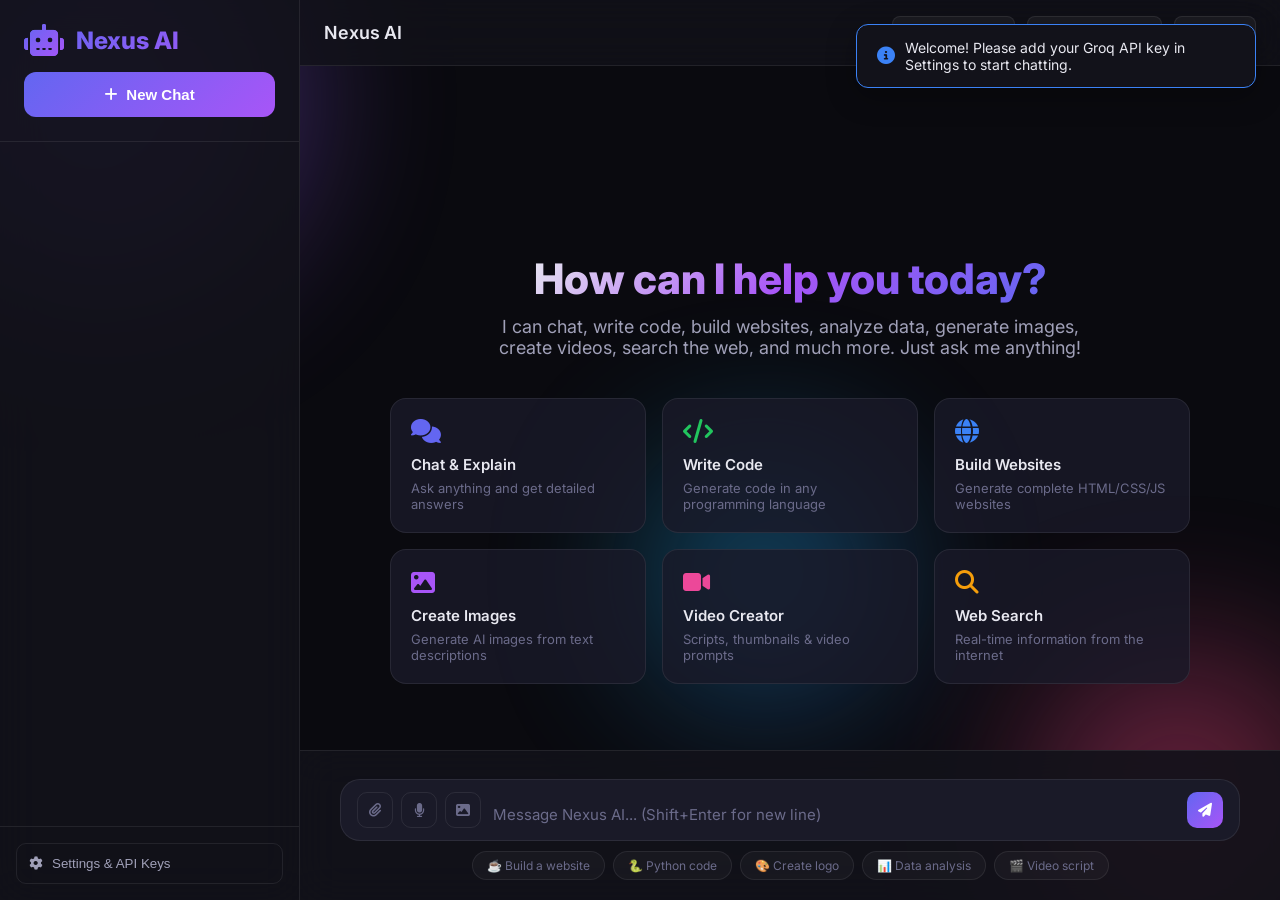
<file: index.html>
<!DOCTYPE html>
<html lang="en">
<head>
    <meta charset="UTF-8">
    <meta name="viewport" content="width=device-width, initial-scale=1.0">
    <title>Nexus AI - Your Ultimate AI Assistant</title>
    <link href="https://cdnjs.cloudflare.com/ajax/libs/font-awesome/6.5.1/css/all.min.css" rel="stylesheet">
    <link href="https://fonts.googleapis.com/css2?family=Inter:wght@300;400;500;600;700;800;900&family=JetBrains+Mono:wght@400;500&display=swap" rel="stylesheet">
    <link rel="stylesheet" href="style.css">
</head>
<body>
    <!-- Background Animation -->
    <div class="bg-animation">
        <div class="orb orb-1"></div>
        <div class="orb orb-2"></div>
        <div class="orb orb-3"></div>
    </div>

    <!-- Toast Container -->
    <div class="toast-container" id="toastContainer"></div>

    <!-- App Container -->
    <div class="app-container">
        <!-- Sidebar -->
        <aside class="sidebar" id="sidebar">
            <div class="sidebar-header">
                <div class="logo">
                    <i class="fas fa-robot"></i>
                    <span>Nexus AI</span>
                </div>
                <button class="new-chat-btn" onclick="startNewChat()">
                    <i class="fas fa-plus"></i>
                    New Chat
                </button>
            </div>
            <div class="chat-history" id="chatHistory">
                <!-- Chat history items will be added here -->
            </div>
            <div class="sidebar-footer">
                <button class="settings-btn" onclick="openSettings()">
                    <i class="fas fa-cog"></i>
                    Settings & API Keys
                </button>
            </div>
        </aside>

        <!-- Main Content -->
        <main class="main-content">
            <!-- Header -->
            <header class="header">
                <div style="display: flex; align-items: center; gap: 12px;">
                    <button class="menu-toggle" id="menuToggle" onclick="toggleSidebar()">
                        <i class="fas fa-bars"></i>
                    </button>
                    <div class="header-title" id="headerTitle">Nexus AI</div>
                </div>
                <div class="header-actions">
                    <button class="header-btn" id="agentBtn" onclick="toggleAgentMode()">
                        <i class="fas fa-brain"></i>
                        Agent Mode
                    </button>
                    <button class="header-btn" onclick="openVideoCreator()">
                        <i class="fas fa-video"></i>
                        Video Creator
                    </button>
                    <button class="header-btn" onclick="clearChat()">
                        <i class="fas fa-trash"></i>
                        Clear
                    </button>
                </div>
            </header>

            <!-- Chat Area -->
            <div class="chat-area" id="chatArea">
                <!-- Welcome Screen -->
                <div class="welcome-screen" id="welcomeScreen">
                    <div class="welcome-icon">
                        <i class="fas fa-sparkles"></i>
                    </div>
                    <h1 class="welcome-title">How can I help you today?</h1>
                    <p class="welcome-subtitle">
                        I can chat, write code, build websites, analyze data, generate images, 
                        create videos, search the web, and much more. Just ask me anything!
                    </p>
                    <div class="feature-grid">
                        <div class="feature-card" onclick="sendQuickPrompt('Explain quantum physics in simple terms')">
                            <i class="fas fa-comments" style="color: #6366f1;"></i>
                            <h3>Chat & Explain</h3>
                            <p>Ask anything and get detailed answers</p>
                        </div>
                        <div class="feature-card" onclick="sendQuickPrompt('Write a Python script to calculate fibonacci numbers')">
                            <i class="fas fa-code" style="color: #22c55e;"></i>
                            <h3>Write Code</h3>
                            <p>Generate code in any programming language</p>
                        </div>
                        <div class="feature-card" onclick="sendQuickPrompt('Create a portfolio website for a photographer')">
                            <i class="fas fa-globe" style="color: #3b82f6;"></i>
                            <h3>Build Websites</h3>
                            <p>Generate complete HTML/CSS/JS websites</p>
                        </div>
                        <div class="feature-card" onclick="sendQuickPrompt('Generate an image of a futuristic city at sunset')">
                            <i class="fas fa-image" style="color: #a855f7;"></i>
                            <h3>Create Images</h3>
                            <p>Generate AI images from text descriptions</p>
                        </div>
                        <div class="feature-card" onclick="sendQuickPrompt('Create a YouTube video about AI technology with script and thumbnail')">
                            <i class="fas fa-video" style="color: #ec4899;"></i>
                            <h3>Video Creator</h3>
                            <p>Scripts, thumbnails & video prompts</p>
                        </div>
                        <div class="feature-card" onclick="sendQuickPrompt('Search the web for latest AI news and summarize')">
                            <i class="fas fa-search" style="color: #f59e0b;"></i>
                            <h3>Web Search</h3>
                            <p>Real-time information from the internet</p>
                        </div>
                    </div>
                </div>

                <!-- Messages Container -->
                <div class="messages-container" id="messagesContainer"></div>

                <!-- Typing Indicator -->
                <div class="typing-indicator" id="typingIndicator">
                    <div class="message-avatar">
                        <i class="fas fa-robot"></i>
                    </div>
                    <div>
                        <div class="typing-dots">
                            <span></span>
                            <span></span>
                            <span></span>
                        </div>
                        <div class="typing-text" id="typingText">Nexus is thinking...</div>
                    </div>
                </div>
            </div>

            <!-- Input Area -->
            <div class="input-area">
                <div class="input-container">
                    <div id="filePreview" style="margin-bottom: 8px;"></div>
                    <div class="input-wrapper" id="inputWrapper">
                        <div class="drop-zone" id="dropZone">
                            <i class="fas fa-cloud-upload-alt"></i>
                            <p>Drop files here to upload</p>
                        </div>
                        <div class="input-actions">
                            <button class="input-action-btn" onclick="document.getElementById('fileInput').click()" title="Upload file">
                                <i class="fas fa-paperclip"></i>
                            </button>
                            <input type="file" id="fileInput" style="display: none;" onchange="handleFileUpload(event)" accept=".txt,.pdf,.csv,.json,.png,.jpg,.jpeg,.webp">
                            <button class="input-action-btn" id="voiceBtn" onclick="toggleVoiceInput()" title="Voice input">
                                <i class="fas fa-microphone"></i>
                            </button>
                            <button class="input-action-btn" onclick="sendQuickPrompt('Generate an image of ')" title="Generate image">
                                <i class="fas fa-image"></i>
                            </button>
                        </div>
                        <textarea 
                            id="messageInput" 
                            placeholder="Message Nexus AI... (Shift+Enter for new line)"
                            rows="1"
                            oninput="autoResize(this)"
                            onkeydown="handleKeyDown(event)"
                        ></textarea>
                        <button class="send-btn" id="sendBtn" onclick="sendMessage()">
                            <i class="fas fa-paper-plane"></i>
                        </button>
                    </div>
                    <div class="input-hints">
                        <span class="hint-chip" onclick="sendQuickPrompt('Create a complete website for a coffee shop')">☕ Build a website</span>
                        <span class="hint-chip" onclick="sendQuickPrompt('Write a Python data analysis script')">🐍 Python code</span>
                        <span class="hint-chip" onclick="sendQuickPrompt('Generate a professional logo SVG')">🎨 Create logo</span>
                        <span class="hint-chip" onclick="sendQuickPrompt('Analyze this data and create charts')">📊 Data analysis</span>
                        <span class="hint-chip" onclick="sendQuickPrompt('Create a YouTube video script about AI')">🎬 Video script</span>
                    </div>
                </div>
            </div>
        </main>
    </div>

    <!-- Settings Modal -->
    <div class="modal-overlay" id="settingsModal">
        <div class="modal">
            <div class="modal-header">
                <div class="modal-title">⚙️ Settings & API Keys</div>
                <button class="modal-close" onclick="closeSettings()">
                    <i class="fas fa-times"></i>
                </button>
            </div>
            <div class="modal-body">
                <div class="form-group">
                    <label class="form-label">🤖 Groq API Key (Required for Chat)</label>
                    <input type="password" class="form-input" id="groqKey" placeholder="gsk_...">
                    <p class="form-hint">Get your free key from <a href="https://console.groq.com" target="_blank" style="color: var(--accent-light);">console.groq.com</a>. Free tier: 1,500 requests/day!</p>
                </div>
                <div class="form-group">
                    <label class="form-label">🔍 Tavily API Key (Optional - Web Search)</label>
                    <input type="password" class="form-input" id="tavilyKey" placeholder="tvly-...">
                    <p class="form-hint">Get from <a href="https://tavily.com" target="_blank" style="color: var(--accent-light);">tavily.com</a> - 1,000 free searches/month</p>
                </div>
                <div class="form-group">
                    <label class="form-label">🌤️ OpenWeather API Key (Optional - Weather)</label>
                    <input type="password" class="form-input" id="weatherKey" placeholder="...">
                    <p class="form-hint">Get from <a href="https://openweathermap.org/api" target="_blank" style="color: var(--accent-light);">openweathermap.org</a> - Free tier available</p>
                </div>
                <div class="form-group">
                    <label class="form-label">📰 NewsData API Key (Optional - News)</label>
                    <input type="password" class="form-input" id="newsKey" placeholder="...">
                    <p class="form-hint">Get from <a href="https://newsdata.io" target="_blank" style="color: var(--accent-light);">newsdata.io</a> - Free tier available</p>
                </div>
                <div class="form-group">
                    <label class="form-label">🤗 Hugging Face Token (Optional - Advanced Models)</label>
                    <input type="password" class="form-input" id="hfKey" placeholder="hf_...">
                    <p class="form-hint">Get from <a href="https://huggingface.co/settings/tokens" target="_blank" style="color: var(--accent-light);">huggingface.co</a></p>
                </div>
                <button class="save-btn" onclick="saveSettings()">
                    <i class="fas fa-save"></i> Save Settings
                </button>
            </div>
        </div>
    </div>

    <!-- Video Creator Modal -->
    <div class="modal-overlay" id="videoModal">
        <div class="modal" style="max-width: 700px;">
            <div class="modal-header">
                <div class="modal-title">🎬 AI Video Creator</div>
                <button class="modal-close" onclick="closeVideoModal()">
                    <i class="fas fa-times"></i>
                </button>
            </div>
            <div class="modal-body">
                <div class="form-group">
                    <label class="form-label">Video Topic</label>
                    <input type="text" class="form-input" id="videoTopic" placeholder="e.g., 'The Future of AI in 2026'">
                </div>
                <div class="form-group">
                    <label class="form-label">Video Style</label>
                    <select class="form-input" id="videoStyle">
                        <option value="educational">Educational / Explainer</option>
                        <option value="entertainment">Entertainment / Fun</option>
                        <option value="tutorial">Tutorial / How-To</option>
                        <option value="news">News / Commentary</option>
                        <option value="story">Storytelling / Narrative</option>
                    </select>
                </div>
                <div class="form-group">
                    <label class="form-label">Target Duration</label>
                    <select class="form-input" id="videoDuration">
                        <option value="short">Short (1-3 min) - YouTube Shorts/TikTok</option>
                        <option value="medium" selected>Medium (5-10 min) - Standard YouTube</option>
                        <option value="long">Long (15-30 min) - Deep Dive</option>
                    </select>
                </div>
                <button class="save-btn" onclick="generateVideoContent()">
                    <i class="fas fa-magic"></i> Generate Complete Video Package
                </button>

                <div id="videoOutput" style="margin-top: 24px; display: none;">
                    <h3 style="margin-bottom: 16px; font-size: 18px;">📦 Your Video Package</h3>
                    <div class="video-steps" id="videoSteps"></div>
                </div>
            </div>
        </div>
    </div>

    <script src="script.js"></script>
</body>
</html>
</file>
<file: style.css>
:root {
            --bg-primary: #0a0a0f;
            --bg-secondary: #12121a;
            --bg-tertiary: #1a1a28;
            --bg-card: rgba(26, 26, 40, 0.8);
            --text-primary: #e8e8f0;
            --text-secondary: #a0a0b8;
            --text-muted: #6b6b8a;
            --accent: #6366f1;
            --accent-light: #818cf8;
            --accent-dark: #4f46e5;
            --success: #22c55e;
            --warning: #f59e0b;
            --error: #ef4444;
            --info: #3b82f6;
            --glass: rgba(160, 70, 70, 0.05);
            --glass-border: rgba(255, 255, 255, 0.08);
            --gradient-1: linear-gradient(135deg, #6366f1, #a855f7);
            --gradient-2: linear-gradient(135deg, #a855f7, #ec4899);
            --gradient-3: linear-gradient(135deg, #3b82f6, #06b6d4);
        }

        * {
            margin: 0;
            padding: 0;
            box-sizing: border-box;
        }

        body {
            font-family: 'Inter', sans-serif;
            background: var(--bg-primary);
            color: var(--text-primary);
            min-height: 100vh;
            overflow: hidden;
        }

        /* Animated Background */
        .bg-animation {
            position: fixed;
            top: 0;
            left: 0;
            width: 100%;
            height: 100%;
            z-index: 0;
            overflow: hidden;
        }

        .orb {
            position: absolute;
            border-radius: 50%;
            filter: blur(80px);
            opacity: 0.4;
            animation: float 20s infinite ease-in-out;
        }

        .orb-1 {
            width: 400px;
            height: 400px;
            background: linear-gradient(135deg, #6366f1, #a855f7);
            top: -100px;
            left: -100px;
            animation-delay: 0s;
        }

        .orb-2 {
            width: 300px;
            height: 300px;
            background: linear-gradient(135deg, #ec4899, #f43f5e);
            bottom: -50px;
            right: -50px;
            animation-delay: -5s;
        }

        .orb-3 {
            width: 250px;
            height: 250px;
            background: linear-gradient(135deg, #06b6d4, #3b82f6);
            top: 50%;
            left: 50%;
            animation-delay: -10s;
        }

        @keyframes float {
            0%, 100% { transform: translate(0, 0) scale(1); }
            25% { transform: translate(50px, -30px) scale(1.1); }
            50% { transform: translate(-30px, 50px) scale(0.9); }
            75% { transform: translate(20px, 20px) scale(1.05); }
        }

        /* Glassmorphism */
        .glass {
            background: var(--glass);
            backdrop-filter: blur(20px);
            -webkit-backdrop-filter: blur(20px);
            border: 1px solid var(--glass-border);
        }

        /* Layout */
        .app-container {
            position: relative;
            z-index: 1;
            display: flex;
            height: 100vh;
        }

        /* Sidebar */
        .sidebar {
            width: 300px;
            background: rgba(18, 18, 26, 0.9);
            backdrop-filter: blur(20px);
            border-right: 1px solid var(--glass-border);
            display: flex;
            flex-direction: column;
            transition: transform 0.3s ease;
        }

        .sidebar-header {
            padding: 24px;
            border-bottom: 1px solid var(--glass-border);
        }

        .logo {
            display: flex;
            align-items: center;
            gap: 12px;
            font-size: 24px;
            font-weight: 800;
            background: var(--gradient-1);
            -webkit-background-clip: text;
            -webkit-text-fill-color: transparent;
            background-clip: text;
        }

        .logo i {
            font-size: 32px;
            background: var(--gradient-1);
            -webkit-background-clip: text;
            -webkit-text-fill-color: transparent;
            animation: shimmer 3s infinite;
        }

        @keyframes shimmer {
            0% { filter: brightness(1); }
            50% { filter: brightness(1.3); }
            100% { filter: brightness(1); }
        }

        .new-chat-btn {
            width: 100%;
            padding: 14px;
            margin-top: 16px;
            background: var(--gradient-1);
            border: none;
            border-radius: 12px;
            color: white;
            font-size: 15px;
            font-weight: 600;
            cursor: pointer;
            display: flex;
            align-items: center;
            justify-content: center;
            gap: 8px;
            transition: all 0.3s ease;
        }

        .new-chat-btn:hover {
            transform: translateY(-2px);
            box-shadow: 0 8px 25px rgba(99, 102, 241, 0.4);
        }

        .chat-history {
            flex: 1;
            overflow-y: auto;
            padding: 16px;
        }

        .history-item {
            padding: 12px 16px;
            border-radius: 10px;
            cursor: pointer;
            display: flex;
            align-items: center;
            gap: 10px;
            margin-bottom: 4px;
            transition: all 0.2s ease;
            color: var(--text-secondary);
            font-size: 14px;
        }

        .history-item:hover, .history-item.active {
            background: rgba(99, 102, 241, 0.15);
            color: var(--text-primary);
        }

        .history-item i {
            font-size: 14px;
            color: var(--accent-light);
        }

        .sidebar-footer {
            padding: 16px;
            border-top: 1px solid var(--glass-border);
        }

        .settings-btn {
            width: 100%;
            padding: 12px;
            background: transparent;
            border: 1px solid var(--glass-border);
            border-radius: 10px;
            color: var(--text-secondary);
            cursor: pointer;
            display: flex;
            align-items: center;
            gap: 10px;
            transition: all 0.2s ease;
        }

        .settings-btn:hover {
            background: rgba(255, 255, 255, 0.05);
            color: var(--text-primary);
        }

        /* Main Content */
        .main-content {
            flex: 1;
            display: flex;
            flex-direction: column;
            overflow: hidden;
        }

        /* Header */
        .header {
            padding: 16px 24px;
            background: rgba(18, 18, 26, 0.8);
            backdrop-filter: blur(20px);
            border-bottom: 1px solid var(--glass-border);
            display: flex;
            align-items: center;
            justify-content: space-between;
        }

        .header-title {
            font-size: 18px;
            font-weight: 600;
            color: var(--text-primary);
        }

        .header-actions {
            display: flex;
            gap: 12px;
        }

        .header-btn {
            padding: 8px 16px;
            background: rgba(255, 255, 255, 0.05);
            border: 1px solid var(--glass-border);
            border-radius: 8px;
            color: var(--text-secondary);
            cursor: pointer;
            display: flex;
            align-items: center;
            gap: 6px;
            font-size: 13px;
            transition: all 0.2s ease;
        }

        .header-btn:hover {
            background: rgba(99, 102, 241, 0.2);
            color: var(--accent-light);
            border-color: var(--accent);
        }

        .header-btn.active {
            background: rgba(99, 102, 241, 0.3);
            color: var(--accent-light);
            border-color: var(--accent);
        }

        /* Chat Area */
        .chat-area {
            flex: 1;
            overflow-y: auto;
            padding: 24px;
            scroll-behavior: smooth;
        }

        .welcome-screen {
            display: flex;
            flex-direction: column;
            align-items: center;
            justify-content: center;
            min-height: 100%;
            text-align: center;
            padding: 40px;
        }

        .welcome-icon {
            font-size: 80px;
            background: var(--gradient-1);
            -webkit-background-clip: text;
            -webkit-text-fill-color: transparent;
            margin-bottom: 24px;
            animation: pulse 2s infinite;
        }

        @keyframes pulse {
            0%, 100% { transform: scale(1); }
            50% { transform: scale(1.05); }
        }

        .welcome-title {
            font-size: 42px;
            font-weight: 800;
            margin-bottom: 12px;
            background: linear-gradient(135deg, #e8e8f0, #a855f7, #6366f1);
            -webkit-background-clip: text;
            -webkit-text-fill-color: transparent;
            background-clip: text;
        }

        .welcome-subtitle {
            font-size: 18px;
            color: var(--text-secondary);
            margin-bottom: 40px;
            max-width: 600px;
        }

        .feature-grid {
            display: grid;
            grid-template-columns: repeat(auto-fit, minmax(200px, 1fr));
            gap: 16px;
            max-width: 800px;
            width: 100%;
        }

        .feature-card {
            padding: 20px;
            background: var(--bg-card);
            border: 1px solid var(--glass-border);
            border-radius: 16px;
            cursor: pointer;
            transition: all 0.3s ease;
            text-align: left;
        }

        .feature-card:hover {
            transform: translateY(-4px);
            border-color: var(--accent);
            box-shadow: 0 8px 30px rgba(99, 102, 241, 0.2);
        }

        .feature-card i {
            font-size: 24px;
            margin-bottom: 12px;
            display: block;
        }

        .feature-card h3 {
            font-size: 15px;
            font-weight: 600;
            margin-bottom: 6px;
        }

        .feature-card p {
            font-size: 13px;
            color: var(--text-muted);
        }

        /* Messages */
        .messages-container {
            display: none;
            max-width: 900px;
            margin: 0 auto;
            width: 100%;
        }

        .message {
            display: flex;
            gap: 16px;
            margin-bottom: 24px;
            animation: messageIn 0.4s ease;
        }

        @keyframes messageIn {
            from {
                opacity: 0;
                transform: translateY(10px) scale(0.98);
            }
            to {
                opacity: 1;
                transform: translateY(0) scale(1);
            }
        }

        .message-avatar {
            width: 40px;
            height: 40px;
            border-radius: 12px;
            display: flex;
            align-items: center;
            justify-content: center;
            font-size: 18px;
            flex-shrink: 0;
        }

        .message.user .message-avatar {
            background: var(--gradient-1);
        }

        .message.ai .message-avatar {
            background: var(--gradient-3);
        }

        .message-content {
            flex: 1;
            background: var(--bg-card);
            border: 1px solid var(--glass-border);
            border-radius: 16px;
            padding: 16px 20px;
            line-height: 1.7;
        }

        .message.user .message-content {
            background: rgba(99, 102, 241, 0.1);
            border-color: rgba(99, 102, 241, 0.3);
        }

        .message-header {
            display: flex;
            align-items: center;
            gap: 8px;
            margin-bottom: 8px;
            font-size: 14px;
            font-weight: 600;
        }

        .message-time {
            font-size: 12px;
            color: var(--text-muted);
            font-weight: 400;
        }

        .message-text {
            color: var(--text-secondary);
            white-space: pre-wrap;
        }

        .message-text p {
            margin-bottom: 12px;
        }

        .message-text p:last-child {
            margin-bottom: 0;
        }

        .message-text code {
            background: rgba(255, 255, 255, 0.05);
            padding: 2px 6px;
            border-radius: 4px;
            font-family: 'JetBrains Mono', monospace;
            font-size: 13px;
            color: var(--accent-light);
        }

        .message-text pre {
            background: #0d0d15;
            border: 1px solid var(--glass-border);
            border-radius: 10px;
            padding: 16px;
            overflow-x: auto;
            margin: 12px 0;
            position: relative;
        }

        .message-text pre code {
            background: none;
            padding: 0;
            color: #e8e8f0;
            font-size: 13px;
            line-height: 1.6;
        }

        .copy-code-btn {
            position: absolute;
            top: 8px;
            right: 8px;
            padding: 4px 10px;
            background: rgba(255, 255, 255, 0.1);
            border: 1px solid var(--glass-border);
            border-radius: 6px;
            color: var(--text-muted);
            font-size: 11px;
            cursor: pointer;
            transition: all 0.2s ease;
        }

        .copy-code-btn:hover {
            background: rgba(99, 102, 241, 0.3);
            color: var(--accent-light);
        }

        .message-actions {
            display: flex;
            gap: 8px;
            margin-top: 12px;
            padding-top: 12px;
            border-top: 1px solid var(--glass-border);
        }

        .msg-action-btn {
            padding: 6px 12px;
            background: transparent;
            border: 1px solid var(--glass-border);
            border-radius: 8px;
            color: var(--text-muted);
            font-size: 12px;
            cursor: pointer;
            display: flex;
            align-items: center;
            gap: 4px;
            transition: all 0.2s ease;
        }

        .msg-action-btn:hover {
            background: rgba(99, 102, 241, 0.15);
            color: var(--accent-light);
            border-color: var(--accent);
        }

        /* Typing Indicator */
        .typing-indicator {
            display: none;
            align-items: center;
            gap: 16px;
            margin-bottom: 24px;
            animation: messageIn 0.4s ease;
        }

        .typing-indicator.active {
            display: flex;
        }

        .typing-dots {
            display: flex;
            gap: 4px;
            padding: 16px 20px;
            background: var(--bg-card);
            border: 1px solid var(--glass-border);
            border-radius: 16px;
        }

        .typing-dots span {
            width: 8px;
            height: 8px;
            background: var(--accent);
            border-radius: 50%;
            animation: bounce 1.4s infinite ease-in-out;
        }

        .typing-dots span:nth-child(1) { animation-delay: 0s; }
        .typing-dots span:nth-child(2) { animation-delay: 0.2s; }
        .typing-dots span:nth-child(3) { animation-delay: 0.4s; }

        @keyframes bounce {
            0%, 80%, 100% { transform: translateY(0); }
            40% { transform: translateY(-10px); }
        }

        .typing-text {
            font-size: 13px;
            color: var(--text-muted);
        }

        /* Input Area */
        .input-area {
            padding: 20px 24px;
            background: rgba(18, 18, 26, 0.9);
            backdrop-filter: blur(20px);
            border-top: 1px solid var(--glass-border);
        }

        .input-container {
            max-width: 900px;
            margin: 0 auto;
            position: relative;
        }

        .input-wrapper {
            display: flex;
            align-items: flex-end;
            gap: 12px;
            background: var(--bg-tertiary);
            border: 1px solid var(--glass-border);
            border-radius: 20px;
            padding: 12px 16px;
            transition: all 0.3s ease;
        }

        .input-wrapper:focus-within {
            border-color: var(--accent);
            box-shadow: 0 0 0 3px rgba(99, 102, 241, 0.15);
        }

        .input-actions {
            display: flex;
            gap: 8px;
        }

        .input-action-btn {
            width: 36px;
            height: 36px;
            border-radius: 10px;
            background: transparent;
            border: 1px solid var(--glass-border);
            color: var(--text-muted);
            cursor: pointer;
            display: flex;
            align-items: center;
            justify-content: center;
            transition: all 0.2s ease;
            font-size: 14px;
        }

        .input-action-btn:hover {
            background: rgba(99, 102, 241, 0.2);
            color: var(--accent-light);
            border-color: var(--accent);
        }

        .input-action-btn.recording {
            background: rgba(239, 68, 68, 0.2);
            color: var(--error);
            border-color: var(--error);
            animation: pulse 1s infinite;
        }

        textarea {
            flex: 1;
            background: transparent;
            border: none;
            color: var(--text-primary);
            font-size: 15px;
            font-family: 'Inter', sans-serif;
            resize: none;
            outline: none;
            min-height: 24px;
            max-height: 200px;
            line-height: 1.5;
        }

        textarea::placeholder {
            color: var(--text-muted);
        }

        .send-btn {
            width: 36px;
            height: 36px;
            border-radius: 10px;
            background: var(--gradient-1);
            border: none;
            color: white;
            cursor: pointer;
            display: flex;
            align-items: center;
            justify-content: center;
            transition: all 0.2s ease;
            font-size: 14px;
        }

        .send-btn:hover {
            transform: scale(1.05);
            box-shadow: 0 4px 15px rgba(99, 102, 241, 0.4);
        }

        .send-btn:disabled {
            opacity: 0.5;
            cursor: not-allowed;
            transform: none;
        }

        .input-hints {
            display: flex;
            gap: 8px;
            margin-top: 10px;
            flex-wrap: wrap;
            justify-content: center;
        }

        .hint-chip {
            padding: 6px 14px;
            background: rgba(255, 255, 255, 0.03);
            border: 1px solid var(--glass-border);
            border-radius: 20px;
            font-size: 12px;
            color: var(--text-muted);
            cursor: pointer;
            transition: all 0.2s ease;
        }

        .hint-chip:hover {
            background: rgba(99, 102, 241, 0.15);
            color: var(--accent-light);
            border-color: var(--accent);
        }

        /* Modal */
        .modal-overlay {
            display: none;
            position: fixed;
            top: 0;
            left: 0;
            width: 100%;
            height: 100%;
            background: rgba(0, 0, 0, 0.7);
            backdrop-filter: blur(10px);
            z-index: 1000;
            align-items: center;
            justify-content: center;
        }

        .modal-overlay.active {
            display: flex;
        }

        .modal {
            background: var(--bg-secondary);
            border: 1px solid var(--glass-border);
            border-radius: 20px;
            width: 90%;
            max-width: 600px;
            max-height: 80vh;
            overflow: hidden;
            animation: modalIn 0.3s ease;
        }

        @keyframes modalIn {
            from {
                opacity: 0;
                transform: scale(0.95) translateY(20px);
            }
            to {
                opacity: 1;
                transform: scale(1) translateY(0);
            }
        }

        .modal-header {
            padding: 24px;
            border-bottom: 1px solid var(--glass-border);
            display: flex;
            align-items: center;
            justify-content: space-between;
        }

        .modal-title {
            font-size: 20px;
            font-weight: 700;
        }

        .modal-close {
            width: 36px;
            height: 36px;
            border-radius: 10px;
            background: transparent;
            border: 1px solid var(--glass-border);
            color: var(--text-muted);
            cursor: pointer;
            display: flex;
            align-items: center;
            justify-content: center;
            transition: all 0.2s ease;
        }

        .modal-close:hover {
            background: rgba(239, 68, 68, 0.2);
            color: var(--error);
            border-color: var(--error);
        }

        .modal-body {
            padding: 24px;
            overflow-y: auto;
            max-height: 60vh;
        }

        .form-group {
            margin-bottom: 20px;
        }

        .form-label {
            display: block;
            font-size: 14px;
            font-weight: 600;
            margin-bottom: 8px;
            color: var(--text-primary);
        }

        .form-input {
            width: 100%;
            padding: 12px 16px;
            background: var(--bg-tertiary);
            border: 1px solid var(--glass-border);
            border-radius: 12px;
            color: var(--text-primary);
            font-size: 14px;
            font-family: 'Inter', sans-serif;
            outline: none;
            transition: all 0.2s ease;
        }

        .form-input:focus {
            border-color: var(--accent);
            box-shadow: 0 0 0 3px rgba(99, 102, 241, 0.15);
        }

        .form-input::placeholder {
            color: var(--text-muted);
        }

        .form-hint {
            font-size: 12px;
            color: var(--text-muted);
            margin-top: 6px;
        }

        .save-btn {
            width: 100%;
            padding: 14px;
            background: var(--gradient-1);
            border: none;
            border-radius: 12px;
            color: white;
            font-size: 15px;
            font-weight: 600;
            cursor: pointer;
            transition: all 0.3s ease;
        }

        .save-btn:hover {
            transform: translateY(-2px);
            box-shadow: 0 8px 25px rgba(99, 102, 241, 0.4);
        }

        /* Toast */
        .toast-container {
            position: fixed;
            top: 24px;
            right: 24px;
            z-index: 2000;
            display: flex;
            flex-direction: column;
            gap: 10px;
        }

        .toast {
            padding: 14px 20px;
            background: var(--bg-secondary);
            border: 1px solid var(--glass-border);
            border-radius: 12px;
            display: flex;
            align-items: center;
            gap: 10px;
            font-size: 14px;
            animation: toastIn 0.3s ease;
            box-shadow: 0 8px 30px rgba(0, 0, 0, 0.3);
            max-width: 400px;
        }

        @keyframes toastIn {
            from {
                opacity: 0;
                transform: translateX(100px);
            }
            to {
                opacity: 1;
                transform: translateX(0);
            }
        }

        .toast.success { border-color: var(--success); }
        .toast.error { border-color: var(--error); }
        .toast.info { border-color: var(--info); }
        .toast.warning { border-color: var(--warning); }

        .toast i {
            font-size: 18px;
        }

        .toast.success i { color: var(--success); }
        .toast.error i { color: var(--error); }
        .toast.info i { color: var(--info); }
        .toast.warning i { color: var(--warning); }

        /* Image Gallery */
        .image-gallery {
            display: grid;
            grid-template-columns: repeat(auto-fill, minmax(200px, 1fr));
            gap: 12px;
            margin-top: 12px;
        }

        .gallery-item {
            border-radius: 12px;
            overflow: hidden;
            border: 1px solid var(--glass-border);
            cursor: pointer;
            transition: all 0.3s ease;
        }

        .gallery-item:hover {
            transform: scale(1.03);
            border-color: var(--accent);
        }

        .gallery-item img {
            width: 100%;
            height: 200px;
            object-fit: cover;
            display: block;
        }

        /* Video Creator Modal */
        .video-steps {
            display: flex;
            flex-direction: column;
            gap: 16px;
        }

        .video-step {
            display: flex;
            align-items: flex-start;
            gap: 16px;
            padding: 16px;
            background: var(--bg-tertiary);
            border: 1px solid var(--glass-border);
            border-radius: 12px;
        }

        .step-number {
            width: 32px;
            height: 32px;
            background: var(--gradient-1);
            border-radius: 50%;
            display: flex;
            align-items: center;
            justify-content: center;
            font-weight: 700;
            font-size: 14px;
            flex-shrink: 0;
        }

        .step-content h4 {
            font-size: 15px;
            margin-bottom: 4px;
        }

        .step-content p {
            font-size: 13px;
            color: var(--text-muted);
        }

        .step-output {
            margin-top: 12px;
            padding: 12px;
            background: rgba(0, 0, 0, 0.3);
            border-radius: 8px;
            font-family: 'JetBrains Mono', monospace;
            font-size: 12px;
            color: var(--text-secondary);
            white-space: pre-wrap;
            max-height: 200px;
            overflow-y: auto;
        }

        /* Mobile Menu Toggle */
        .menu-toggle {
            display: none;
            width: 40px;
            height: 40px;
            background: transparent;
            border: 1px solid var(--glass-border);
            border-radius: 10px;
            color: var(--text-primary);
            cursor: pointer;
            align-items: center;
            justify-content: center;
            font-size: 18px;
        }

        /* Responsive */
        @media (max-width: 768px) {
            .sidebar {
                position: fixed;
                left: 0;
                top: 0;
                height: 100vh;
                z-index: 100;
                transform: translateX(-100%);
            }

            .sidebar.open {
                transform: translateX(0);
            }

            .menu-toggle {
                display: flex;
            }

            .welcome-title {
                font-size: 28px;
            }

            .feature-grid {
                grid-template-columns: 1fr;
            }

            .header-actions {
                display: none;
            }
        }

        /* Scrollbar */
        ::-webkit-scrollbar {
            width: 6px;
        }

        ::-webkit-scrollbar-track {
            background: transparent;
        }

        ::-webkit-scrollbar-thumb {
            background: var(--glass-border);
            border-radius: 3px;
        }

        ::-webkit-scrollbar-thumb:hover {
            background: var(--text-muted);
        }

        /* Markdown-like styling */
        .message-text h1, .message-text h2, .message-text h3 {
            margin: 16px 0 8px 0;
            color: var(--text-primary);
        }

        .message-text h1 { font-size: 20px; }
        .message-text h2 { font-size: 18px; }
        .message-text h3 { font-size: 16px; }

        .message-text ul, .message-text ol {
            margin: 8px 0;
            padding-left: 24px;
        }

        .message-text li {
            margin: 4px 0;
        }

        .message-text blockquote {
            border-left: 3px solid var(--accent);
            padding-left: 16px;
            margin: 12px 0;
            color: var(--text-muted);
        }

        .message-text table {
            width: 100%;
            border-collapse: collapse;
            margin: 12px 0;
            font-size: 13px;
        }

        .message-text th, .message-text td {
            padding: 8px 12px;
            border: 1px solid var(--glass-border);
            text-align: left;
        }

        .message-text th {
            background: rgba(99, 102, 241, 0.1);
            font-weight: 600;
        }

        /* Loading spinner */
        .spinner {
            width: 20px;
            height: 20px;
            border: 2px solid var(--glass-border);
            border-top-color: var(--accent);
            border-radius: 50%;
            animation: spin 0.8s linear infinite;
        }

        @keyframes spin {
            to { transform: rotate(360deg); }
        }

        /* Agent mode badge */
        .agent-badge {
            display: inline-flex;
            align-items: center;
            gap: 4px;
            padding: 2px 8px;
            background: rgba(34, 197, 94, 0.2);
            border: 1px solid var(--success);
            border-radius: 20px;
            font-size: 11px;
            color: var(--success);
            margin-left: 8px;
        }

        .agent-badge i {
            font-size: 10px;
            animation: pulse 1.5s infinite;
        }

        /* File upload preview */
        .file-preview {
            display: flex;
            align-items: center;
            gap: 8px;
            padding: 8px 12px;
            background: rgba(99, 102, 241, 0.1);
            border: 1px solid var(--accent);
            border-radius: 8px;
            margin-bottom: 8px;
            font-size: 13px;
        }

        .file-preview i {
            color: var(--accent-light);
        }

        .file-preview .remove-file {
            margin-left: auto;
            cursor: pointer;
            color: var(--text-muted);
            transition: color 0.2s;
        }

        .file-preview .remove-file:hover {
            color: var(--error);
        }

        /* Drag and drop zone */
        .drop-zone {
            position: absolute;
            top: 0;
            left: 0;
            right: 0;
            bottom: 0;
            background: rgba(99, 102, 241, 0.1);
            border: 2px dashed var(--accent);
            border-radius: 20px;
            display: none;
            align-items: center;
            justify-content: center;
            flex-direction: column;
            gap: 12px;
            z-index: 10;
        }

        .drop-zone.active {
            display: flex;
        }

        .drop-zone i {
            font-size: 48px;
            color: var(--accent);
        }

        .drop-zone p {
            font-size: 16px;
            color: var(--accent-light);
        }
</file>
